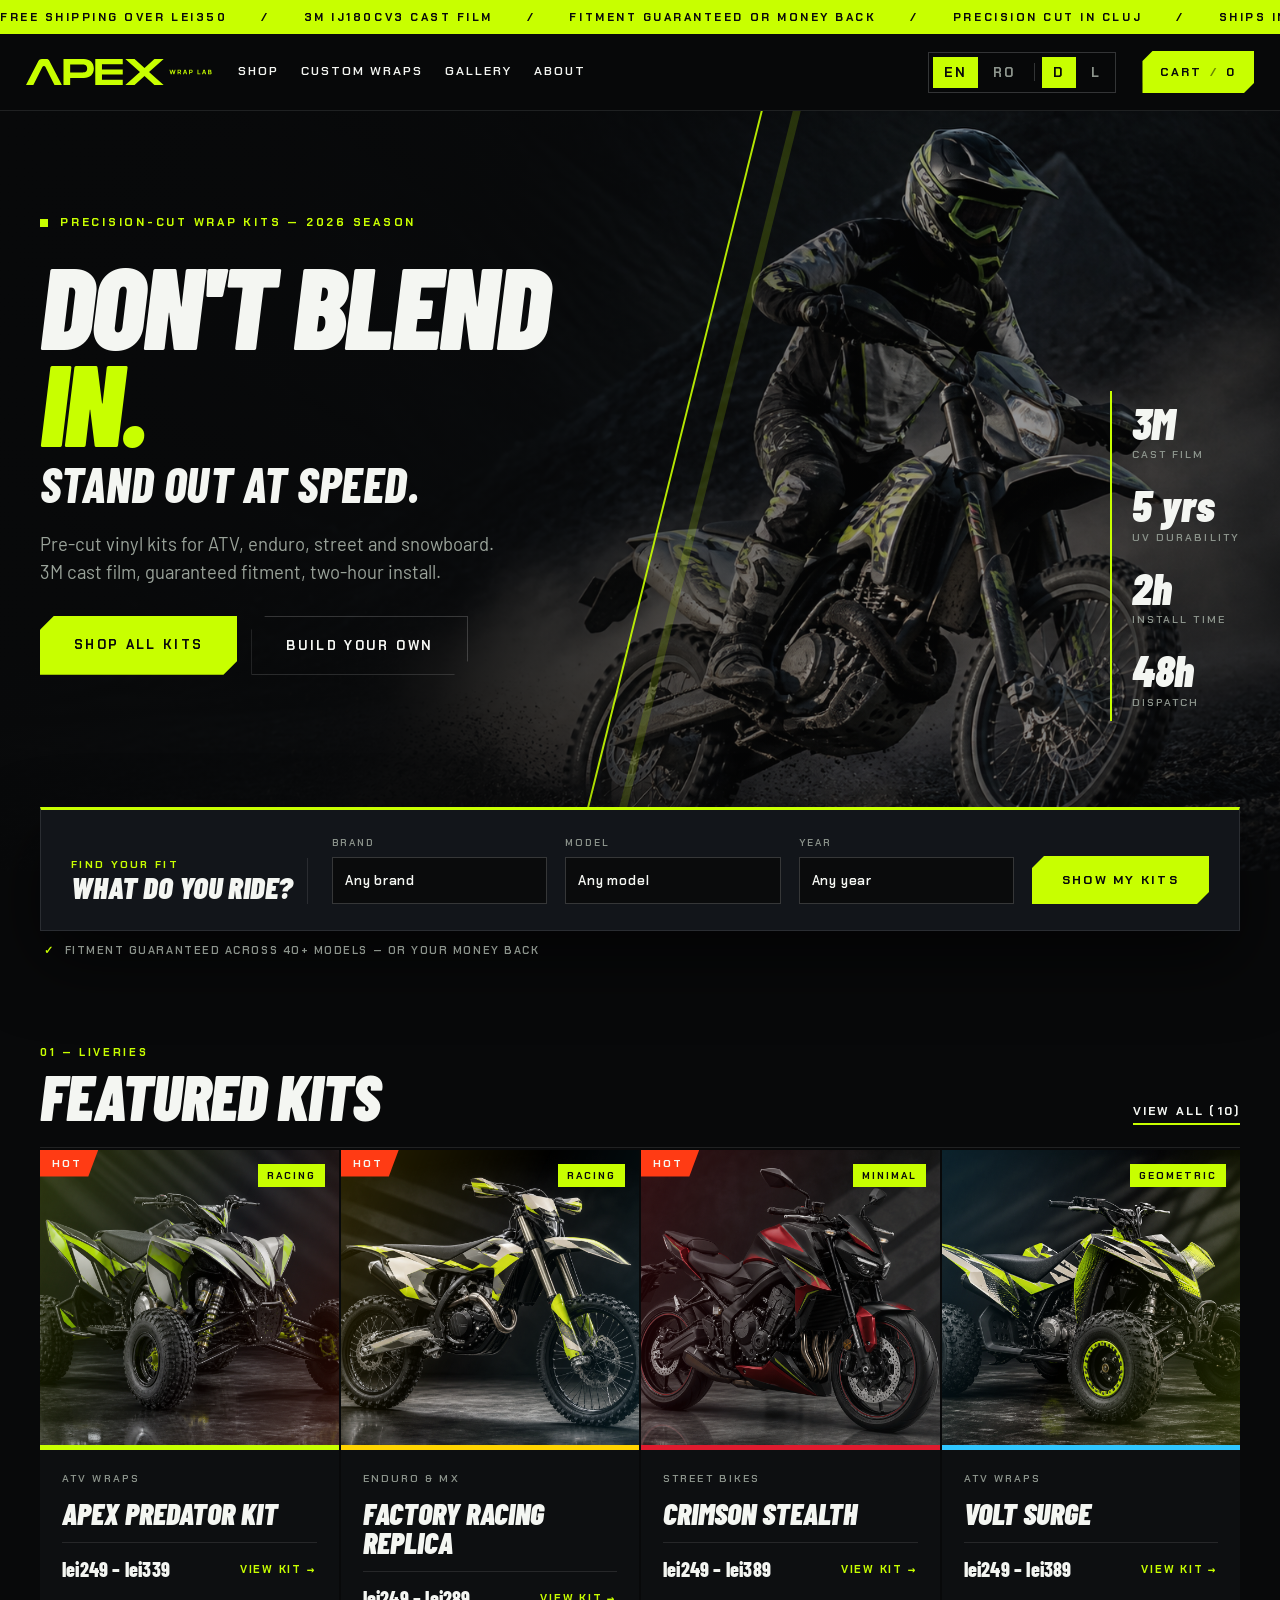
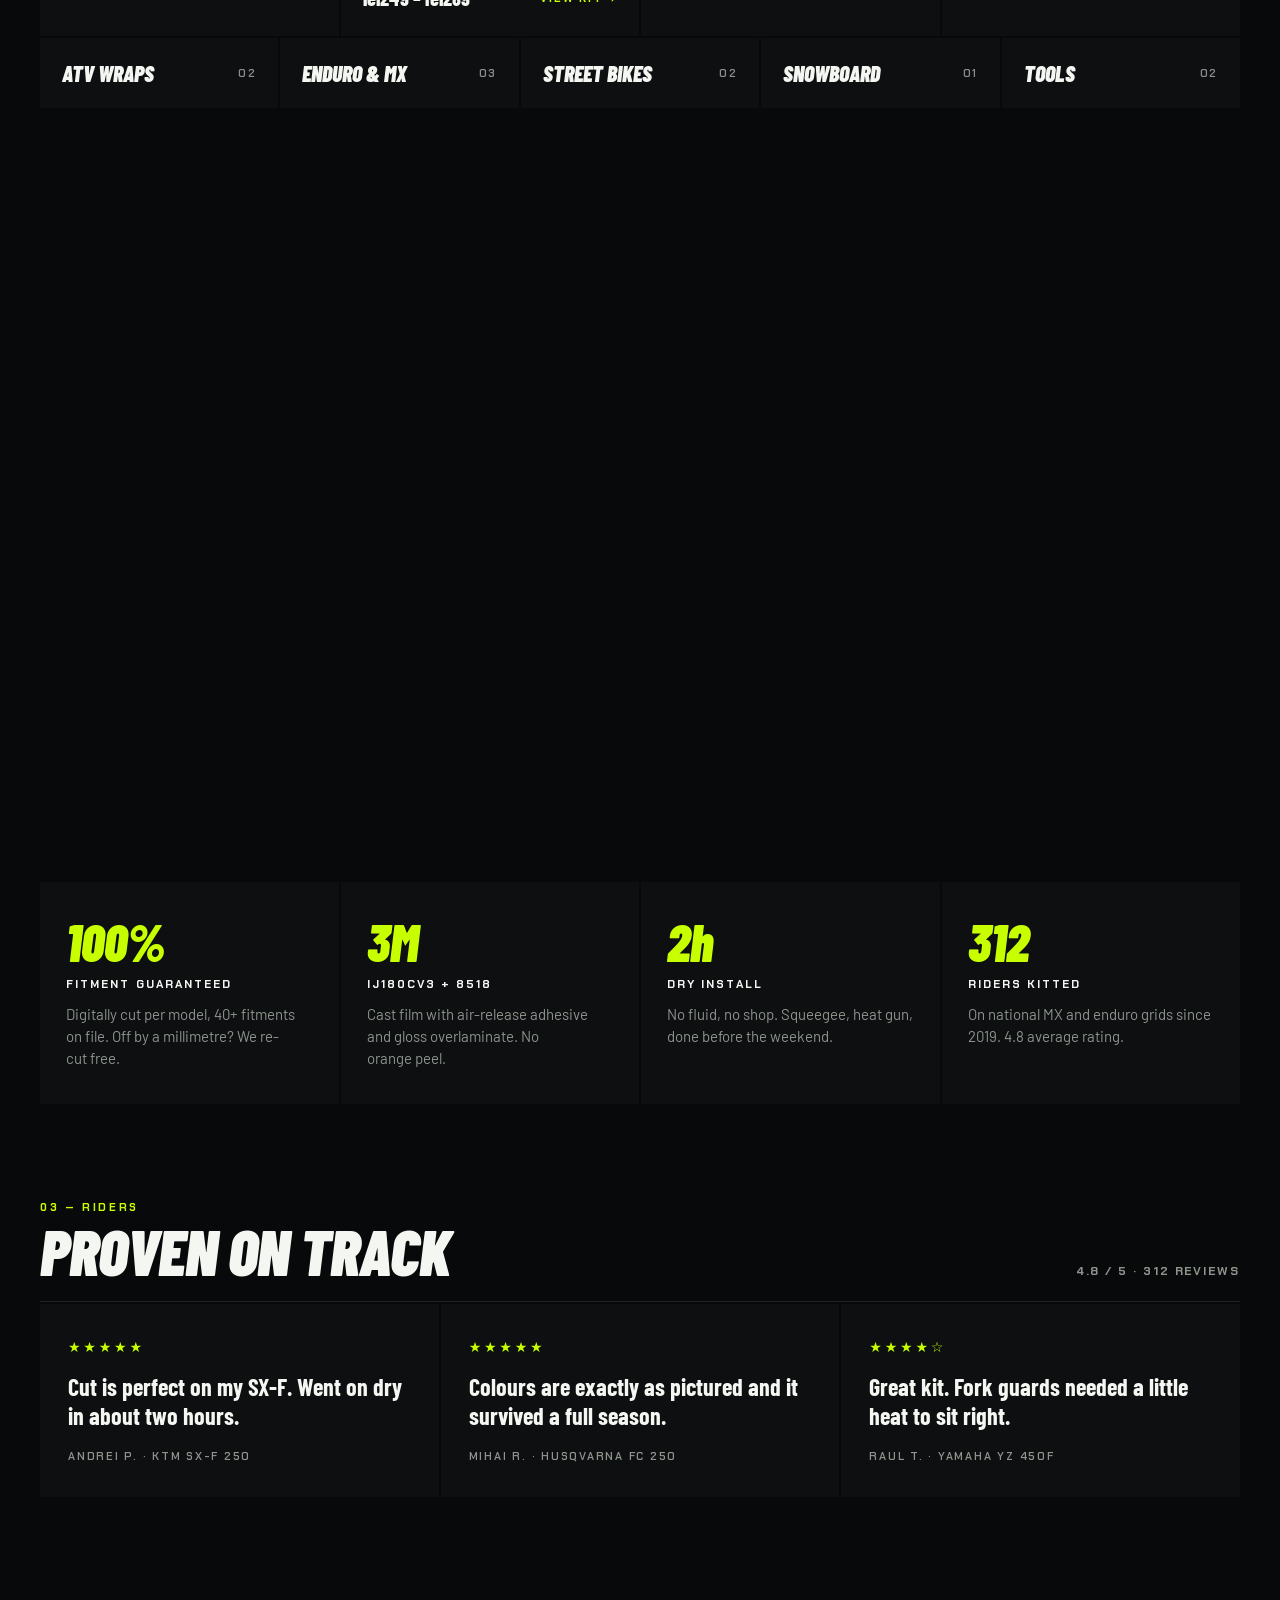
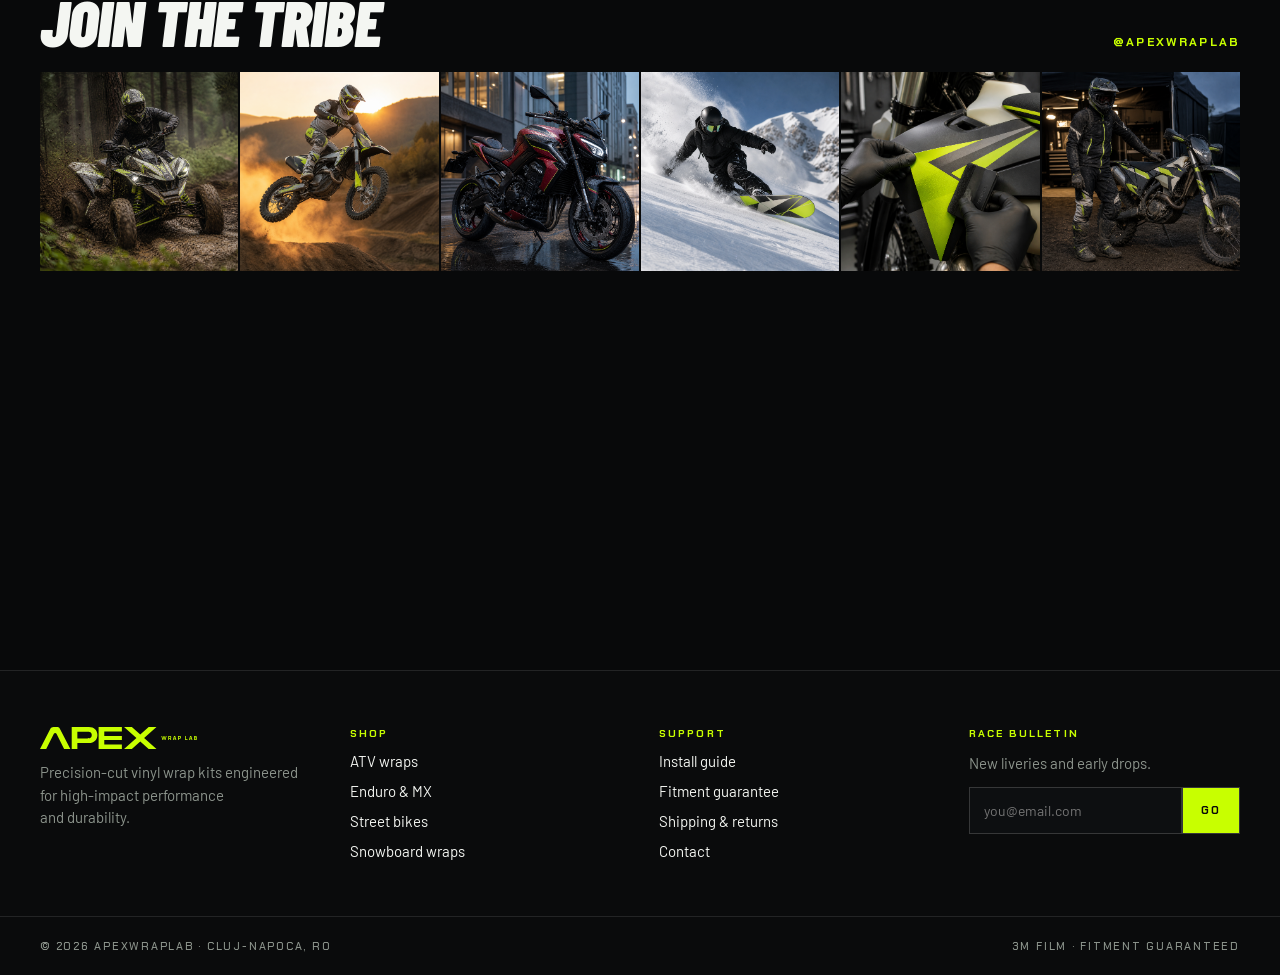
<file: index.html>
<!DOCTYPE html>
<html lang="en" data-theme="dark">
<head>
<meta charset="utf-8">
<meta name="viewport" content="width=device-width, initial-scale=1">
<title>ApexWrapLab — Precision-cut vinyl wrap kits</title>
<meta name="description" content="Pre-cut vinyl wrap kits for ATV, enduro, street and snowboard. 3M cast film, guaranteed fitment, two-hour install. Cluj-Napoca, RO.">
<link rel="preconnect" href="https://fonts.googleapis.com">
<link rel="preconnect" href="https://fonts.gstatic.com" crossorigin>
<link href="https://fonts.googleapis.com/css2?family=Barlow+Condensed:ital,wght@0,600;0,700;0,800;0,900;1,800;1,900&family=Barlow:wght@400;500;600&family=Chakra+Petch:wght@500;600;700&display=swap" rel="stylesheet">
<link rel="stylesheet" href="apex.css">
</head>
<body>

<div class="ticker" aria-hidden="true">
  <div class="ticker__track">
    <div class="ticker__set">
      <span data-ro="Livrare gratuită peste 350 lei">Free shipping over lei350</span><span>/</span>
      <span data-ro="Peliculă turnată 3M IJ180Cv3">3M IJ180Cv3 cast film</span><span>/</span>
      <span data-ro="Potrivire garantată sau bani înapoi">Fitment guaranteed or money back</span><span>/</span>
      <span data-ro="Tăiere de precizie în Cluj">Precision cut in Cluj</span><span>/</span>
      <span data-ro="Expediere în 48h">Ships in 48h</span><span>/</span>
    </div>
    <div class="ticker__set">
      <span data-ro="Livrare gratuită peste 350 lei">Free shipping over lei350</span><span>/</span>
      <span data-ro="Peliculă turnată 3M IJ180Cv3">3M IJ180Cv3 cast film</span><span>/</span>
      <span data-ro="Potrivire garantată sau bani înapoi">Fitment guaranteed or money back</span><span>/</span>
      <span data-ro="Tăiere de precizie în Cluj">Precision cut in Cluj</span><span>/</span>
      <span data-ro="Expediere în 48h">Ships in 48h</span><span>/</span>
    </div>
  </div>
</div>

<header class="hdr">
  <div class="hdr__in">
    <a href="#top" class="brand" rel="home" aria-label="ApexWrapLab — home">
      <svg class="brand__logo" viewBox="0 0 698.88 97.9" fill="currentColor" aria-hidden="true" focusable="false"><path d="M38.18,77.06l-10.49,20.84H0L46.19,8.34c2.64-5.12,7.92-8.34,13.69-8.34h17.41c4.42,0,8.47,2.46,10.49,6.39l47.33,91.52h-27.83l-10.49-20.84M96.78,77.06l-23.36-46.72c-2.42-4.84-9.33-4.85-11.76-.01l-23.48,46.73"/><path d="M255.53,35.94c0,21.82-15.25,35.8-37.48,35.8h-51.75v26.15h-25.18V0h76.92c22.24,0,37.48,14.13,37.48,35.94ZM230.35,35.94c0-14.83-11.75-14.83-19.3-14.83h-44.76v29.51h44.76c7.55,0,19.3,0,19.3-14.69Z"/><path d="M286.03,20v19.86h78.32v18.18h-78.32v19.86h78.32v20h-103.5V0h103.5v20h-78.32Z"/><path d="M429.16,48.95L374.06,0h34.69l37.48,33.57L483.57,0h34.83l-55.11,48.95,55.11,48.95h-34.83l-37.34-33.57-37.48,33.57h-34.69l55.11-48.95Z"/><path d="M545.12,57.68l-5.12-17.46h3.47l3.27,12,3.27-11.98,3.47-.02,3.27,12,3.27-12h3.47l-5.12,17.46h-3.25l-3.38-11.78-3.38,11.78h-3.25Z"/><path d="M570.77,57.68v-17.46h7.37c.17,0,.4,0,.68.02.29.01.54.04.77.08,1.04.16,1.9.51,2.56,1.03.67.53,1.16,1.19,1.47,1.98s.47,1.68.47,2.66c0,1.46-.36,2.71-1.09,3.75-.73,1.04-1.87,1.68-3.42,1.92l-1.45.1h-4.07v5.92h-3.3ZM574.07,48.68h3.93c.17,0,.36,0,.56-.02.2-.02.39-.05.56-.1.44-.12.79-.33,1.03-.61.24-.29.41-.61.5-.96s.14-.69.14-1-.05-.65-.14-1-.26-.67-.5-.96-.59-.49-1.03-.61c-.17-.05-.36-.08-.56-.1-.2-.02-.39-.02-.56-.02h-3.93v5.38ZM580.61,57.68l-3.44-7.1,3.39-.65,3.78,7.76h-3.73Z"/><path d="M591.14,57.68l5.33-17.46h4.92l5.33,17.46h-3.39l-4.75-15.4h.63l-4.68,15.4h-3.39ZM594.34,54.04v-3.08h9.21v3.08h-9.21Z"/><path d="M614.24,57.68v-17.46h7.37c.17,0,.4,0,.69.02.29.01.54.04.77.08,1.04.16,1.9.51,2.56,1.03.67.53,1.16,1.19,1.47,1.98.32.8.47,1.68.47,2.66s-.16,1.86-.48,2.66c-.32.8-.81,1.46-1.48,1.98s-1.52.87-2.55,1.03c-.23.03-.49.06-.78.07-.29.02-.52.02-.68.02h-4.07v5.92h-3.3ZM617.54,48.68h3.93c.17,0,.36,0,.56-.02.2-.02.39-.05.56-.1.44-.12.79-.33,1.03-.61.24-.29.41-.61.5-.96.09-.35.14-.69.14-1s-.05-.65-.14-1c-.09-.35-.26-.67-.5-.96-.24-.29-.59-.49-1.03-.61-.17-.05-.36-.08-.56-.1-.2-.02-.39-.02-.56-.02h-3.93v5.38Z"/><path d="M645.76,57.68v-17.46h3.3v14.38h7.52v3.08h-10.81Z"/><path d="M662.75,57.68l5.33-17.46h4.92l5.33,17.46h-3.39l-4.75-15.4h.63l-4.68,15.4h-3.39ZM665.95,54.04v-3.08h9.21v3.08h-9.21Z"/><path d="M685.86,57.68v-17.46h6.98c1.24,0,2.25.25,3.02.75.77.5,1.33,1.12,1.69,1.87.36.75.53,1.51.53,2.28,0,.98-.22,1.79-.66,2.44-.44.65-1.04,1.08-1.81,1.3v-.61c1.09.23,1.91.73,2.45,1.51.55.78.82,1.66.82,2.63,0,1.04-.19,1.96-.58,2.75s-.97,1.41-1.75,1.86-1.77.67-2.96.67h-7.73ZM689.2,47.04h3.59c.37,0,.7-.06.99-.19.29-.13.52-.33.69-.6.17-.27.25-.62.25-1.05,0-.53-.17-.98-.5-1.34-.33-.36-.81-.55-1.44-.55h-3.59v3.73ZM689.2,54.58h4.05c.44,0,.84-.09,1.19-.28.35-.19.62-.46.82-.8.2-.34.3-.75.3-1.22,0-.41-.08-.78-.25-1.1-.17-.32-.43-.58-.77-.77s-.77-.29-1.28-.29h-4.05v4.46Z"/></svg>
    </a>
    <nav class="nav" aria-label="Primary">
      <a href="shop.html" data-ro="Magazin">Shop</a>
      <a href="#custom" data-ro="Wrap personalizat">Custom wraps</a>
      <a href="#grid" data-ro="Galerie">Gallery</a>
      <a href="#spec" data-ro="Despre">About</a>
    </nav>
    <div style="flex:1"></div>
    <div class="toggles">
      <button type="button" data-lang="en" aria-pressed="true">EN</button>
      <button type="button" data-lang="ro" aria-pressed="false">RO</button>
      <span class="toggles__sep"></span>
      <button type="button" data-theme-set="dark" title="Dark theme" aria-pressed="true">D</button>
      <button type="button" data-theme-set="light" title="Light theme" aria-pressed="false">L</button>
    </div>
    <a href="#kits" class="cart clip-sm">
      <span data-ro="Coș">Cart</span><span style="opacity:.5">/</span><span>0</span>
    </a>
  </div>
</header>

<section id="top" class="hero">
  <div class="slot"><img src="images/hero-livery.png" alt="" onerror="this.remove()"></div>
  <div class="hero__scrim"></div>
  <div class="hero__slash"></div>
  <div class="hero__slash2"></div>

  <div class="hero__in">
    <div class="hero__col">
      <div class="eyebrow" data-reveal>
        <span class="pulse"></span>
        <span data-ro="Kituri de wrap decupate de precizie — sezonul 2026">Precision-cut wrap kits — 2026 season</span>
      </div>
      <h1 data-reveal>
        <span data-ro="Nu ieși">Don't blend</span>
        <span class="acid" data-ro="în decor.">in.</span>
        <span class="sub" data-ro="Ieși în față.">Stand out at speed.</span>
      </h1>
      <p data-reveal data-ro="Kituri de vinil pre-decupate pentru ATV, enduro, stradă și snowboard. Peliculă turnată 3M, potrivire garantată, montaj în două ore.">Pre-cut vinyl kits for ATV, enduro, street and snowboard. 3M cast film, guaranteed fitment, two-hour install.</p>
      <div class="btns" data-reveal>
        <a href="#kits" class="btn btn--acid clip" data-ro="Vezi toate kiturile">Shop all kits</a>
        <a href="#custom" class="btn btn--ghost clip" data-ro="Configurează al tău">Build your own</a>
      </div>
    </div>
  </div>

  <div class="hero__stats" id="heroStats"></div>
</section>

<section class="wrap finder">
  <div class="finder__card">
    <div class="finder__lead">
      <div class="k" data-ro="Găsește potrivirea">Find your fit</div>
      <div class="t" data-ro="Ce conduci?">What do you ride?</div>
    </div>
    <label class="field">
      <span data-ro="Marcă">Brand</span>
      <select id="selMake"></select>
    </label>
    <label class="field">
      <span data-ro="Model">Model</span>
      <select id="selModel"></select>
    </label>
    <label class="field" style="min-width:130px">
      <span data-ro="An">Year</span>
      <select id="selYear"></select>
    </label>
    <button type="button" class="finder__go clip-md" id="btnFit" data-ro="Arată kiturile mele">Show my kits</button>
  </div>
  <div class="finder__line"><span class="tick">✓</span><span id="fitLine"></span></div>
</section>

<section id="kits" class="wrap" style="padding-top:76px">
  <div class="head" data-reveal>
    <div>
      <div class="k" data-ro="01 — Livrele">01 — Liveries</div>
      <h2 data-ro="Kituri de top">Featured kits</h2>
    </div>
    <a href="shop.html" class="head__link" data-ro="Vezi toate (10)">View all (10)</a>
  </div>

  <div class="kits">
    <article class="kit" data-reveal>
      <div class="kit__shot">
        <div class="slot"><img src="images/kit-apex-predator.png" alt="ATV wrap — Apex Predator" onerror="this.remove()"></div>
        <div class="kit__livery" style="background:linear-gradient(115deg,rgba(200,255,0,.85) 0%,rgba(200,255,0,0) 52%,rgba(255,59,20,.75) 100%)"></div>
        <div class="kit__rule" style="background:var(--acid)"></div>
        <div class="kit__hot">Hot</div>
        <div class="kit__style">Racing</div>
      </div>
      <div class="kit__body">
        <div class="kit__cat">ATV Wraps</div>
        <h3>Apex Predator Kit</h3>
        <div class="kit__foot">
          <div class="kit__price">lei249 – lei339</div>
          <div class="kit__cta" data-ro="Vezi kitul →">View kit →</div>
        </div>
      </div>
    </article>

    <article class="kit" data-reveal>
      <div class="kit__shot">
        <div class="slot"><img src="images/kit-factory-replica.png" alt="Enduro wrap — Factory Replica" onerror="this.remove()"></div>
        <div class="kit__livery" style="background:linear-gradient(115deg,rgba(255,212,0,.8) 0%,rgba(255,212,0,0) 48%,rgba(47,199,255,.6) 100%)"></div>
        <div class="kit__rule" style="background:#FFD400"></div>
        <div class="kit__hot">Hot</div>
        <div class="kit__style">Racing</div>
      </div>
      <div class="kit__body">
        <div class="kit__cat">Enduro &amp; MX</div>
        <h3>Factory Racing Replica</h3>
        <div class="kit__foot">
          <div class="kit__price">lei249 – lei289</div>
          <div class="kit__cta" data-ro="Vezi kitul →">View kit →</div>
        </div>
      </div>
    </article>

    <article class="kit" data-reveal>
      <div class="kit__shot">
        <div class="slot"><img src="images/kit-crimson-stealth.png" alt="Street bike wrap — Crimson Stealth" onerror="this.remove()"></div>
        <div class="kit__livery" style="background:linear-gradient(115deg,rgba(224,27,46,.9) 0%,rgba(224,27,46,0) 55%,rgba(58,63,68,.8) 100%)"></div>
        <div class="kit__rule" style="background:#E01B2E"></div>
        <div class="kit__hot">Hot</div>
        <div class="kit__style">Minimal</div>
      </div>
      <div class="kit__body">
        <div class="kit__cat">Street Bikes</div>
        <h3>Crimson Stealth</h3>
        <div class="kit__foot">
          <div class="kit__price">lei249 – lei389</div>
          <div class="kit__cta" data-ro="Vezi kitul →">View kit →</div>
        </div>
      </div>
    </article>

    <article class="kit" data-reveal>
      <div class="kit__shot">
        <div class="slot"><img src="images/kit-volt-surge.png" alt="ATV wrap — Volt Surge" onerror="this.remove()"></div>
        <div class="kit__livery" style="background:linear-gradient(115deg,rgba(47,199,255,.75) 0%,rgba(47,199,255,0) 50%,rgba(200,255,0,.8) 100%)"></div>
        <div class="kit__rule" style="background:#2FC7FF"></div>
        <div class="kit__style">Geometric</div>
      </div>
      <div class="kit__body">
        <div class="kit__cat">ATV Wraps</div>
        <h3>Volt Surge</h3>
        <div class="kit__foot">
          <div class="kit__price">lei249 – lei389</div>
          <div class="kit__cta" data-ro="Vezi kitul →">View kit →</div>
        </div>
      </div>
    </article>
  </div>

  <div class="cats" data-reveal>
    <a href="shop.html" class="cat"><b data-ro="Wrap ATV">ATV wraps</b><span>02</span></a>
    <a href="shop.html" class="cat"><b>Enduro &amp; MX</b><span>03</span></a>
    <a href="shop.html" class="cat"><b data-ro="Motociclete stradă">Street bikes</b><span>02</span></a>
    <a href="shop.html" class="cat"><b>Snowboard</b><span>01</span></a>
    <a href="shop.html" class="cat"><b data-ro="Scule">Tools</b><span>02</span></a>
  </div>
</section>

<section id="custom" class="wrap" style="padding-top:96px">
  <div class="cfg" data-reveal>
    <div class="cfg__stage">
      <div class="slot"><img src="images/config-base.png" alt="" onerror="this.remove()"></div>
      <div class="cfg__overlay" id="cfgOverlay"></div>
      <div class="cfg__badge">
        <div class="k" data-ro="Previzualizare live">Live preview</div>
        <div class="t" id="cfgTitle"></div>
      </div>
    </div>
    <div class="cfg__panel">
      <div>
        <div class="k" style="font-family:'Chakra Petch',sans-serif;font-weight:700;font-size:11px;letter-spacing:.24em;text-transform:uppercase;color:var(--acid-ink);padding-bottom:10px">02 — Configurator</div>
        <h2 data-ro="Stilul tău,<br>regulile tale">Your style,<br>your rules</h2>
      </div>
      <div class="group">
        <span data-ro="Culoare de bază">Base colour</span>
        <div class="sw" id="swColor" role="group"></div>
      </div>
      <div class="group">
        <span data-ro="Grafică">Graphic style</span>
        <div class="seg" id="segPattern" role="group"></div>
      </div>
      <div class="group">
        <span data-ro="Finisaj">Finish</span>
        <div class="seg" id="segFinish" role="group"></div>
      </div>
      <div class="cfg__foot">
        <div>
          <div style="font-family:'Chakra Petch',sans-serif;font-weight:600;font-size:10px;letter-spacing:.2em;text-transform:uppercase;color:var(--muted)" data-ro="Preț estimat">Est. price</div>
          <div class="cfg__price" id="cfgPrice"></div>
        </div>
        <a href="#custom" class="cfg__cta clip-md" data-ro="Începe configurarea">Start customizing</a>
      </div>
    </div>
  </div>
</section>

<section id="spec" class="wrap" style="padding-top:96px">
  <div class="specs" data-reveal id="specs"></div>
</section>

<section class="wrap" style="padding-top:96px">
  <div class="head" data-reveal>
    <div>
      <div class="k" data-ro="03 — Piloți">03 — Riders</div>
      <h2 data-ro="Testat pe circuit">Proven on track</h2>
    </div>
    <div class="head__meta">4.8 / 5 · 312 <span data-ro="recenzii">reviews</span></div>
  </div>
  <div class="reviews">
    <figure class="review" data-reveal>
      <div class="stars">★★★★★</div>
      <blockquote data-ro="Tăierea e perfectă pe SX-F-ul meu. S-a montat uscat în vreo două ore.">Cut is perfect on my SX-F. Went on dry in about two hours.</blockquote>
      <figcaption>Andrei P. · KTM SX-F 250</figcaption>
    </figure>
    <figure class="review" data-reveal>
      <div class="stars">★★★★★</div>
      <blockquote data-ro="Culorile sunt exact ca în poze și a rezistat un sezon întreg.">Colours are exactly as pictured and it survived a full season.</blockquote>
      <figcaption>Mihai R. · Husqvarna FC 250</figcaption>
    </figure>
    <figure class="review" data-reveal>
      <div class="stars">★★★★☆</div>
      <blockquote data-ro="Kit foarte bun. Apărătoarele de furcă au avut nevoie de puțină căldură.">Great kit. Fork guards needed a little heat to sit right.</blockquote>
      <figcaption>Raul T. · Yamaha YZ 450F</figcaption>
    </figure>
  </div>
</section>

<section id="grid" class="wrap" style="padding-top:96px">
  <div class="head" data-reveal style="border-bottom:0">
    <h2 data-ro="Intră în trib">Join the tribe</h2>
    <div style="font-family:'Chakra Petch',sans-serif;font-weight:700;font-size:12px;letter-spacing:.18em;text-transform:uppercase;color:var(--acid-ink)">@apexwraplab</div>
  </div>
  <div class="grid" id="gallery"></div>
</section>

<section class="wrap" style="padding-top:96px">
  <div class="cta" data-reveal>
    <div class="cta__skew"></div>
    <div style="position:relative">
      <div class="k" data-ro="Ai un design în cap?">Got a design in mind?</div>
      <div class="t" data-ro="Îl tăiem pentru motocicleta ta.">We'll cut it for your bike.</div>
    </div>
    <a href="#custom" class="cta__btn" data-ro="Cere o ofertă">Request a quote</a>
  </div>
</section>

<footer class="ft">
  <div class="ft__in">
    <div class="ft__col">
      <div class="brand">
        <svg class="brand__logo brand__logo--sm" viewBox="0 0 698.88 97.9" fill="currentColor" aria-hidden="true" focusable="false"><path d="M38.18,77.06l-10.49,20.84H0L46.19,8.34c2.64-5.12,7.92-8.34,13.69-8.34h17.41c4.42,0,8.47,2.46,10.49,6.39l47.33,91.52h-27.83l-10.49-20.84M96.78,77.06l-23.36-46.72c-2.42-4.84-9.33-4.85-11.76-.01l-23.48,46.73"/><path d="M255.53,35.94c0,21.82-15.25,35.8-37.48,35.8h-51.75v26.15h-25.18V0h76.92c22.24,0,37.48,14.13,37.48,35.94ZM230.35,35.94c0-14.83-11.75-14.83-19.3-14.83h-44.76v29.51h44.76c7.55,0,19.3,0,19.3-14.69Z"/><path d="M286.03,20v19.86h78.32v18.18h-78.32v19.86h78.32v20h-103.5V0h103.5v20h-78.32Z"/><path d="M429.16,48.95L374.06,0h34.69l37.48,33.57L483.57,0h34.83l-55.11,48.95,55.11,48.95h-34.83l-37.34-33.57-37.48,33.57h-34.69l55.11-48.95Z"/><path d="M545.12,57.68l-5.12-17.46h3.47l3.27,12,3.27-11.98,3.47-.02,3.27,12,3.27-12h3.47l-5.12,17.46h-3.25l-3.38-11.78-3.38,11.78h-3.25Z"/><path d="M570.77,57.68v-17.46h7.37c.17,0,.4,0,.68.02.29.01.54.04.77.08,1.04.16,1.9.51,2.56,1.03.67.53,1.16,1.19,1.47,1.98s.47,1.68.47,2.66c0,1.46-.36,2.71-1.09,3.75-.73,1.04-1.87,1.68-3.42,1.92l-1.45.1h-4.07v5.92h-3.3ZM574.07,48.68h3.93c.17,0,.36,0,.56-.02.2-.02.39-.05.56-.1.44-.12.79-.33,1.03-.61.24-.29.41-.61.5-.96s.14-.69.14-1-.05-.65-.14-1-.26-.67-.5-.96-.59-.49-1.03-.61c-.17-.05-.36-.08-.56-.1-.2-.02-.39-.02-.56-.02h-3.93v5.38ZM580.61,57.68l-3.44-7.1,3.39-.65,3.78,7.76h-3.73Z"/><path d="M591.14,57.68l5.33-17.46h4.92l5.33,17.46h-3.39l-4.75-15.4h.63l-4.68,15.4h-3.39ZM594.34,54.04v-3.08h9.21v3.08h-9.21Z"/><path d="M614.24,57.68v-17.46h7.37c.17,0,.4,0,.69.02.29.01.54.04.77.08,1.04.16,1.9.51,2.56,1.03.67.53,1.16,1.19,1.47,1.98.32.8.47,1.68.47,2.66s-.16,1.86-.48,2.66c-.32.8-.81,1.46-1.48,1.98s-1.52.87-2.55,1.03c-.23.03-.49.06-.78.07-.29.02-.52.02-.68.02h-4.07v5.92h-3.3ZM617.54,48.68h3.93c.17,0,.36,0,.56-.02.2-.02.39-.05.56-.1.44-.12.79-.33,1.03-.61.24-.29.41-.61.5-.96.09-.35.14-.69.14-1s-.05-.65-.14-1c-.09-.35-.26-.67-.5-.96-.24-.29-.59-.49-1.03-.61-.17-.05-.36-.08-.56-.1-.2-.02-.39-.02-.56-.02h-3.93v5.38Z"/><path d="M645.76,57.68v-17.46h3.3v14.38h7.52v3.08h-10.81Z"/><path d="M662.75,57.68l5.33-17.46h4.92l5.33,17.46h-3.39l-4.75-15.4h.63l-4.68,15.4h-3.39ZM665.95,54.04v-3.08h9.21v3.08h-9.21Z"/><path d="M685.86,57.68v-17.46h6.98c1.24,0,2.25.25,3.02.75.77.5,1.33,1.12,1.69,1.87.36.75.53,1.51.53,2.28,0,.98-.22,1.79-.66,2.44-.44.65-1.04,1.08-1.81,1.3v-.61c1.09.23,1.91.73,2.45,1.51.55.78.82,1.66.82,2.63,0,1.04-.19,1.96-.58,2.75s-.97,1.41-1.75,1.86-1.77.67-2.96.67h-7.73ZM689.2,47.04h3.59c.37,0,.7-.06.99-.19.29-.13.52-.33.69-.6.17-.27.25-.62.25-1.05,0-.53-.17-.98-.5-1.34-.33-.36-.81-.55-1.44-.55h-3.59v3.73ZM689.2,54.58h4.05c.44,0,.84-.09,1.19-.28.35-.19.62-.46.82-.8.2-.34.3-.75.3-1.22,0-.41-.08-.78-.25-1.1-.17-.32-.43-.58-.77-.77s-.77-.29-1.28-.29h-4.05v4.46Z"/></svg>
      </div>
      <p style="max-width:280px" data-ro="Kituri de vinil decupate de precizie, proiectate pentru impact și durabilitate.">Precision-cut vinyl wrap kits engineered for high-impact performance and durability.</p>
    </div>
    <div class="ft__col">
      <div class="ft__h" data-ro="Magazin">Shop</div>
      <a href="shop.html" data-ro="Wrap ATV">ATV wraps</a>
      <a href="shop.html">Enduro &amp; MX</a>
      <a href="shop.html" data-ro="Motociclete stradă">Street bikes</a>
      <a href="shop.html" data-ro="Wrap snowboard">Snowboard wraps</a>
    </div>
    <div class="ft__col">
      <div class="ft__h" data-ro="Ajutor">Support</div>
      <a href="#spec" data-ro="Ghid de montaj">Install guide</a>
      <a href="#spec" data-ro="Potrivire garantată">Fitment guarantee</a>
      <a href="#spec" data-ro="Livrare &amp; retur">Shipping &amp; returns</a>
      <a href="#spec" data-ro="Contact">Contact</a>
    </div>
    <div class="ft__col">
      <div class="ft__h" data-ro="Buletin de cursă">Race bulletin</div>
      <p data-ro="Livrele noi și avanpremiere.">New liveries and early drops.</p>
      <form class="ft__sub" onsubmit="return false">
        <input type="email" placeholder="you@email.com" aria-label="Email">
        <button type="submit">Go</button>
      </form>
    </div>
  </div>
  <div class="ft__bar">
    <div>
      <span>© 2026 ApexWrapLab · Cluj-Napoca, RO</span>
      <span data-ro="Peliculă 3M · Potrivire garantată">3M film · Fitment guaranteed</span>
    </div>
  </div>
</footer>

<script>
(function () {
  "use strict";

  /* ---- data, lifted verbatim from the canvas DCLogic class ---- */
  var MODELS = {
    'Any brand': ['Any model'],
    'Can-Am': ['Any model', 'Outlander 650', 'Renegade 1000'],
    'Honda': ['Any model', 'CRF 250R', 'CBR 650R', 'TRX 450R'],
    'Husqvarna': ['Any model', 'FC 250', 'TE 300'],
    'KTM': ['Any model', 'SX-F 250', 'EXC 300', 'Duke 890'],
    'Yamaha': ['Any model', 'YZ 450F', 'MT-07', 'Raptor 700']
  };
  var MAKES = ['Any brand', 'Can-Am', 'Honda', 'Husqvarna', 'KTM', 'Yamaha'];
  var YEARS = ['Any year', '2024', '2023', '2022', '2021', '2020', '2019'];

  var COLORWAYS = [
    { n: 'Volt', hex: 'var(--acid)', raw: '#C8FF00' },
    { n: 'Podium Yellow', hex: '#FFD400', raw: '#FFD400' },
    { n: 'Crimson', hex: '#E01B2E', raw: '#E01B2E' },
    { n: 'Ice Blue', hex: '#2FC7FF', raw: '#2FC7FF' },
    { n: 'Stealth', hex: '#3A3F44', raw: '#3A3F44' }
  ];
  var PATTERNS = [
    { n: 'Racing', ro: 'Racing', a: 0.55 },
    { n: 'Geometric', ro: 'Geometric', a: 0.5 },
    { n: 'Camo', ro: 'Camo', a: 0.45 },
    { n: 'Minimal', ro: 'Minimal', a: 0.3 }
  ];
  var FINISHES = [
    { n: 'Gloss', ro: 'Lucios', add: 0 },
    { n: 'Matte', ro: 'Mat', add: 30 },
    { n: 'Carbon', ro: 'Carbon', add: 60 }
  ];

  var HERO_STATS = [
    { n: '3M', en: 'Cast film', ro: 'Peliculă turnată' },
    { n: '5', enN: '5 yrs', roN: '5 ani', en: 'UV durability', ro: 'Rezistență UV' },
    { n: '2h', en: 'Install time', ro: 'Timp de montaj' },
    { n: '48h', en: 'Dispatch', ro: 'Expediere' }
  ];

  var SPECS = [
    { k: '100%', tEn: 'Fitment guaranteed', tRo: 'Potrivire garantată',
      dEn: 'Digitally cut per model, 40+ fitments on file. Off by a millimetre? We re-cut free.',
      dRo: 'Tăiat digital pe 40+ modele. Nu se potrivește? Retăiem gratuit.' },
    { k: '3M', tEn: 'IJ180Cv3 + 8518', tRo: 'IJ180Cv3 + 8518',
      dEn: 'Cast film with air-release adhesive and gloss overlaminate. No orange peel.',
      dRo: 'Peliculă turnată cu adeziv cu canale de aer și lac gloss.' },
    { k: '2h', tEn: 'Dry install', tRo: 'Montaj uscat',
      dEn: 'No fluid, no shop. Squeegee, heat gun, done before the weekend.',
      dRo: 'Fără fluid. Racletă, pistol cu aer cald, gata înainte de weekend.' },
    { k: '312', tEn: 'Riders kitted', tRo: 'Piloți echipați',
      dEn: 'On national MX and enduro grids since 2019. 4.8 average rating.',
      dRo: 'Kituri pe grilele naționale de MX și enduro din 2019.' }
  ];

  /* ---- state ---- */
  var state = {
    lang: 'en', theme: 'dark',
    make: 'Any brand', model: 'Any model', year: 'Any year',
    fitHits: null, color: 0, pattern: 1, finish: 0
  };

  var $ = function (s) { return document.querySelector(s); };

  /* ---- language: same data-ro swap the canvas used ---- */
  function applyLang() {
    var ro = state.lang === 'ro';
    document.documentElement.lang = ro ? 'ro' : 'en';
    var els = document.querySelectorAll('[data-ro]');
    for (var i = 0; i < els.length; i++) {
      var el = els[i];
      if (!el.dataset.enCache) el.dataset.enCache = el.innerHTML;
      var want = ro ? el.getAttribute('data-ro') : el.dataset.enCache;
      if (el.innerHTML !== want) el.innerHTML = want;
    }
    renderHeroStats();
    renderSpecs();
    renderConfig();
    renderFitLine();
  }

  function renderHeroStats() {
    var ro = state.lang === 'ro';
    $('#heroStats').innerHTML = HERO_STATS.map(function (s) {
      var num = s.enN ? (ro ? s.roN : s.enN) : s.n;
      return '<div class="hero__stat"><b>' + num + '</b><span>' + (ro ? s.ro : s.en) + '</span></div>';
    }).join('');
  }

  function renderSpecs() {
    var ro = state.lang === 'ro';
    $('#specs').innerHTML = SPECS.map(function (s) {
      return '<div class="spec"><div class="k">' + s.k + '</div>' +
             '<div class="t">' + (ro ? s.tRo : s.tEn) + '</div>' +
             '<div class="d">' + (ro ? s.dRo : s.dEn) + '</div></div>';
    }).join('');
  }

  /* ---- fit finder ---- */
  function fillSelect(sel, list, val) {
    sel.innerHTML = list.map(function (v) {
      return '<option value="' + v + '"' + (v === val ? ' selected' : '') + '>' + v + '</option>';
    }).join('');
  }

  function renderFitLine() {
    var ro = state.lang === 'ro';
    var out;
    if (state.fitHits === null) {
      out = ro ? 'Potrivire garantată pe 40+ modele — sau banii înapoi'
               : 'Fitment guaranteed across 40+ models — or your money back';
    } else {
      var parts = [state.make, state.model, state.year].filter(function (v) {
        return String(v).indexOf('Any') !== 0;
      }).join(' · ');
      out = ro ? state.fitHits + ' kituri se potrivesc pe ' + parts
               : state.fitHits + ' kits fit ' + (parts || 'every ride');
    }
    $('#fitLine').textContent = out;
  }

  function initFinder() {
    var mk = $('#selMake'), md = $('#selModel'), yr = $('#selYear');
    fillSelect(mk, MAKES, state.make);
    fillSelect(md, MODELS[state.make], state.model);
    fillSelect(yr, YEARS, state.year);

    mk.addEventListener('change', function (e) {
      state.make = e.target.value; state.model = 'Any model'; state.fitHits = null;
      fillSelect(md, MODELS[state.make] || ['Any model'], state.model);
      renderFitLine();
    });
    md.addEventListener('change', function (e) {
      state.model = e.target.value; state.fitHits = null; renderFitLine();
    });
    yr.addEventListener('change', function (e) {
      state.year = e.target.value; state.fitHits = null; renderFitLine();
    });
    $('#btnFit').addEventListener('click', function () {
      state.fitHits = String(state.make).indexOf('Any') === 0
        ? 10
        : (String(state.model).indexOf('Any') === 0 ? 4 : 2);
      renderFitLine();
      document.getElementById('kits').scrollIntoView({ behavior: 'smooth', block: 'start' });
    });
    renderFitLine();
  }

  /* ---- configurator ---- */
  function patternBackground(colour, name) {
    var c = colour;
    if (name === 'Racing') {
      return 'linear-gradient(112deg,' + c + ' 0%,' + c + ' 30%,rgba(0,0,0,0) 31%,rgba(0,0,0,0) 40%,' + c + ' 41%,' + c + ' 52%,rgba(0,0,0,0) 53%)';
    }
    if (name === 'Geometric') {
      return 'repeating-linear-gradient(58deg,' + c + ' 0 26px,rgba(0,0,0,0) 26px 62px)';
    }
    if (name === 'Camo') {
      return 'radial-gradient(60% 45% at 25% 30%,' + c + ' 0 42%,rgba(0,0,0,0) 43%),' +
             'radial-gradient(50% 40% at 70% 65%,' + c + ' 0 45%,rgba(0,0,0,0) 46%),' +
             'radial-gradient(45% 35% at 48% 12%,' + c + ' 0 45%,rgba(0,0,0,0) 46%)';
    }
    return 'linear-gradient(180deg,rgba(0,0,0,0) 62%,' + c + ' 62.5%)';
  }

  function renderConfig() {
    var ro = state.lang === 'ro';
    var cw = COLORWAYS[state.color], pt = PATTERNS[state.pattern], fn = FINISHES[state.finish];

    $('#swColor').innerHTML = COLORWAYS.map(function (c, i) {
      return '<button type="button" title="' + c.n + '" aria-label="' + c.n + '"' +
             ' aria-pressed="' + (i === state.color) + '"' +
             ' data-color="' + i + '" style="background:' + c.hex + '"></button>';
    }).join('');

    $('#segPattern').innerHTML = PATTERNS.map(function (p, i) {
      return '<button type="button" aria-pressed="' + (i === state.pattern) + '" data-pattern="' + i + '">' +
             (ro ? p.ro : p.n) + '</button>';
    }).join('');

    $('#segFinish').innerHTML = FINISHES.map(function (f, i) {
      return '<button type="button" aria-pressed="' + (i === state.finish) + '" data-finish="' + i + '">' +
             (ro ? f.ro : f.n) + '</button>';
    }).join('');

    var ov = $('#cfgOverlay');
    ov.style.backgroundImage = patternBackground(cw.raw, pt.n);
    ov.style.opacity = pt.a;
    ov.style.mixBlendMode = state.theme === 'light'
      ? (fn.n === 'Carbon' ? 'darken' : 'multiply')
      : (fn.n === 'Matte' ? 'soft-light' : (fn.n === 'Carbon' ? 'overlay' : 'screen'));
    ov.style.filter = fn.n === 'Carbon' ? 'contrast(1.3) saturate(.7)' : 'none';

    $('#cfgTitle').textContent = cw.n + ' · ' + (ro ? pt.ro : pt.n) + ' · ' + (ro ? fn.ro : fn.n);
    $('#cfgPrice').textContent = 'lei' + (249 + fn.add + (state.pattern === 3 ? 0 : 20));
  }

  function initConfig() {
    $('#custom').addEventListener('click', function (e) {
      var b = e.target.closest('button[data-color],button[data-pattern],button[data-finish]');
      if (!b) return;
      if (b.dataset.color !== undefined) state.color = +b.dataset.color;
      else if (b.dataset.pattern !== undefined) state.pattern = +b.dataset.pattern;
      else state.finish = +b.dataset.finish;
      renderConfig();
    });
    renderConfig();
  }

  /* ---- gallery ---- */
  function renderGallery() {
    var out = '';
    for (var i = 1; i <= 6; i++) {
      out += '<div class="grid__cell"><div class="slot">' +
             '<img src="images/ig-' + i + '.png" alt="Rider photo ' + i + '" loading="lazy" onerror="this.remove()">' +
             '</div></div>';
    }
    $('#gallery').innerHTML = out;
  }

  /* ---- theme + language toggles ---- */
  function syncToggles() {
    document.querySelectorAll('[data-lang]').forEach(function (b) {
      b.setAttribute('aria-pressed', String(b.dataset.lang === state.lang));
    });
    document.querySelectorAll('[data-theme-set]').forEach(function (b) {
      b.setAttribute('aria-pressed', String(b.dataset.themeSet === state.theme));
    });
    document.documentElement.setAttribute('data-theme', state.theme);
  }

  function initToggles() {
    document.querySelector('.toggles').addEventListener('click', function (e) {
      var b = e.target.closest('button');
      if (!b) return;
      if (b.dataset.lang) { state.lang = b.dataset.lang; syncToggles(); applyLang(); }
      else if (b.dataset.themeSet) { state.theme = b.dataset.themeSet; syncToggles(); renderConfig(); }
      try { localStorage.setItem('apx', JSON.stringify({ lang: state.lang, theme: state.theme })); } catch (err) {}
    });
  }

  function restore() {
    try {
      var s = JSON.parse(localStorage.getItem('apx') || '{}');
      if (s.lang === 'ro' || s.lang === 'en') state.lang = s.lang;
      if (s.theme === 'light' || s.theme === 'dark') state.theme = s.theme;
    } catch (err) {}
  }

  /* ---- scroll reveal ---- */
  function initReveal() {
    var els = Array.prototype.slice.call(document.querySelectorAll('[data-reveal]'));
    if (!('IntersectionObserver' in window)) {
      els.forEach(function (e) { e.classList.add('apx-in'); });
      return;
    }
    var io = new IntersectionObserver(function (entries) {
      entries.forEach(function (en) {
        if (en.isIntersecting) { en.target.classList.add('apx-in'); io.unobserve(en.target); }
      });
    }, { rootMargin: '0px 0px -8% 0px', threshold: 0.06 });
    els.forEach(function (e, i) {
      e.style.transitionDelay = (Math.min(i, 6) * 60) + 'ms';
      io.observe(e);
    });
    setTimeout(function () { els.forEach(function (e) { e.classList.add('apx-in'); }); }, 2500);
  }

  restore();
  syncToggles();
  renderGallery();
  initFinder();
  initConfig();
  initToggles();
  applyLang();
  initReveal();
})();
</script>
</body>
</html>
</file>
<file: apex.css>
/* ---------------------------------------------------------------
   ApexWrapLab — home
   Ported from the "Apex Racing Livery Redesign" canvas (Apex Home.dc.html).
   The canvas ran on a React runtime (support.js) with {{ }} bindings,
   sc-for/sc-if and style-hover attributes; none of that ships here.
   Data is expanded inline, hover is real CSS, behaviour is vanilla JS.
   --------------------------------------------------------------- */

:root{
  --bg:#08090a; --deep:#0a0b0c; --panel:#0d0f11; --panel2:#12151a;
  --fg:#f4f6f2; --muted:#8c948c; --ink:#0a0b0a;
  --acid:#c8ff00; --acid-ink:#c8ff00; --hot:#ff3b14;
  --line:rgba(255,255,255,.1); --line2:rgba(255,255,255,.18);
  --headerbg:rgba(8,9,10,.86); --shadow:rgba(0,0,0,.6); --blend:screen;
  --hover-surface:#12151a; --hover-bg:#f4f6f2; --hover-fg:#0a0b0a;
  --scrim1:#08090a; --scrim2:rgba(8,9,10,.92); --scrim3:rgba(8,9,10,.35); --scrim4:rgba(8,9,10,.7);
}
[data-theme="light"]{
  --bg:#f1f2ee; --deep:#e6e8e1; --panel:#ffffff; --panel2:#ffffff;
  --fg:#0b0c0a; --muted:#5f665e;
  --acid-ink:#4d7300; --hot:#d81f08;
  --line:rgba(11,12,10,.14); --line2:rgba(11,12,10,.24);
  --headerbg:rgba(241,242,238,.88); --shadow:rgba(11,12,10,.16); --blend:multiply;
  --hover-surface:#e9ebe4; --hover-bg:#0b0c0a; --hover-fg:#f4f6f2;
  --scrim1:#f1f2ee; --scrim2:rgba(241,242,238,.9); --scrim3:rgba(241,242,238,.28); --scrim4:rgba(241,242,238,.66);
}

*{box-sizing:border-box}
html,body{margin:0;padding:0;background:var(--bg);color:var(--fg);
  font-family:'Barlow',system-ui,sans-serif;-webkit-font-smoothing:antialiased;
  transition:background-color .35s ease,color .35s ease;overflow-x:hidden}
a{color:var(--acid-ink);text-decoration:none}
::selection{background:var(--acid);color:var(--ink)}
select,button,input{font-family:inherit}
img{max-width:100%;display:block}

.cond{font-family:'Barlow Condensed',sans-serif;font-style:italic;font-weight:900;text-transform:uppercase}
.mono{font-family:'Chakra Petch',sans-serif;text-transform:uppercase}
.wrap{max-width:1400px;margin:0 auto;padding-left:40px;padding-right:40px}

/* clipped corner used on every primary action */
.clip{clip-path:polygon(14px 0,100% 0,100% calc(100% - 14px),calc(100% - 14px) 100%,0 100%,0 14px)}
.clip-sm{clip-path:polygon(10px 0,100% 0,100% calc(100% - 10px),calc(100% - 10px) 100%,0 100%,0 10px)}
.clip-md{clip-path:polygon(12px 0,100% 0,100% calc(100% - 12px),calc(100% - 12px) 100%,0 100%,0 12px)}

@keyframes apx-marquee{from{transform:translateX(0)}to{transform:translateX(-50%)}}
@keyframes apx-pulse{0%,100%{opacity:1}50%{opacity:.35}}
[data-reveal]{opacity:0;transform:translateY(22px);
  transition:opacity .7s cubic-bezier(.2,.7,.2,1),transform .7s cubic-bezier(.2,.7,.2,1)}
[data-reveal].apx-in{opacity:1;transform:none}
@media (prefers-reduced-motion:reduce){
  [data-reveal]{opacity:1;transform:none;transition:none}
  .ticker__track{animation:none}
  .pulse{animation:none}
}

/* ---- image slots: a designed gradient shows through if the file is absent -- */
.slot{position:absolute;inset:0;overflow:hidden;
  background:linear-gradient(135deg,var(--deep) 0%,var(--panel2) 46%,var(--deep) 100%)}
.slot::after{content:"";position:absolute;inset:0;
  background:repeating-linear-gradient(58deg,rgba(200,255,0,.05) 0 22px,rgba(0,0,0,0) 22px 54px)}
.slot img{position:relative;z-index:1;width:100%;height:100%;object-fit:cover}

/* ---- ticker ---- */
.ticker{display:flex;align-items:center;background:var(--acid);color:var(--ink);height:34px;overflow:hidden;position:relative}
.ticker__track{display:flex;width:max-content;animation:apx-marquee 26s linear infinite;will-change:transform}
.ticker__set{display:flex;align-items:center;gap:34px;flex:none;padding-right:34px;white-space:nowrap;
  font-family:'Chakra Petch',sans-serif;font-weight:700;font-size:11.5px;letter-spacing:.22em;text-transform:uppercase}

/* ---- header ---- */
.hdr{position:sticky;top:0;z-index:60;background:var(--headerbg);backdrop-filter:blur(14px);border-bottom:1px solid var(--line)}
.hdr__in{max-width:1400px;margin:0 auto;padding:10px 26px;min-height:76px;display:flex;flex-wrap:wrap;align-items:center;column-gap:26px;row-gap:8px}
.brand{display:flex;align-items:center;color:var(--acid-ink)}
/* Logo is inline SVG so it inherits .brand's colour and flips with the theme:
   --acid-ink is neon #c8ff00 on dark, and the legible olive on light.
   Height matches the old wordmark cap-height; width follows the 7.14:1 lockup. */
.brand__logo{display:block;height:26px;width:auto;fill:currentColor;transition:color .35s ease}
.brand__logo--sm{height:22px}
.brand:hover .brand__logo{color:var(--fg)}
.nav{display:flex;flex-wrap:wrap;align-items:center;column-gap:22px;row-gap:4px;white-space:nowrap;
  font-family:'Chakra Petch',sans-serif;font-weight:600;font-size:12.5px;letter-spacing:.16em;text-transform:uppercase}
.nav a{color:var(--fg);padding:6px 0;border-bottom:2px solid transparent;transition:border-color .2s ease,color .2s ease}
.nav a:hover{border-bottom-color:var(--acid-ink);color:var(--acid-ink)}
.toggles{flex:none;display:flex;align-items:center;gap:4px;border:1px solid var(--line2);padding:4px;
  font-family:'Chakra Petch',sans-serif;font-weight:700;font-size:11px;letter-spacing:.12em}
.toggles button{background:transparent;color:var(--muted);border:0;cursor:pointer;padding:7px 11px;font-weight:700;letter-spacing:.14em;transition:background .2s ease,color .2s ease}
.toggles button[aria-pressed="true"]{background:var(--acid);color:var(--ink)}
.toggles__sep{width:1px;height:18px;background:var(--line2);margin:0 3px}
.cart{flex:none;margin-left:auto;display:flex;align-items:center;gap:8px;background:var(--acid);color:var(--ink);
  padding:13px 18px;font-family:'Chakra Petch',sans-serif;font-weight:700;font-size:12px;letter-spacing:.16em;text-transform:uppercase;
  transition:background .2s ease,color .2s ease}
.cart:hover{background:var(--hover-bg);color:var(--hover-fg)}

/* ---- hero ---- */
.hero{position:relative;min-height:760px;display:flex;align-items:stretch;background:var(--deep);overflow:hidden}
.hero__scrim{position:absolute;inset:0;pointer-events:none;
  background:linear-gradient(100deg,var(--scrim1) 0%,var(--scrim2) 38%,var(--scrim3) 68%,var(--scrim4) 100%);z-index:2}
.hero__slash{position:absolute;top:0;bottom:0;left:52%;width:2px;background:var(--acid);transform:skewX(-14deg);opacity:.9;pointer-events:none;z-index:3}
.hero__slash2{position:absolute;top:0;bottom:0;left:54.5%;width:8px;background:var(--acid);transform:skewX(-14deg);opacity:.16;pointer-events:none;z-index:3}
.hero__in{position:relative;max-width:1400px;margin:0 auto;padding:104px 40px 0;width:100%;pointer-events:none;z-index:4}
.hero__col{max-width:720px;display:flex;flex-direction:column;gap:26px;align-items:flex-start}
.eyebrow{display:flex;align-items:center;gap:12px;font-family:'Chakra Petch',sans-serif;font-weight:700;font-size:11.5px;
  letter-spacing:.24em;text-transform:uppercase;color:var(--acid-ink)}
.pulse{display:block;width:8px;height:8px;background:var(--acid);animation:apx-pulse 1.7s ease-in-out infinite}
.hero h1{margin:0;font-family:'Barlow Condensed',sans-serif;font-style:italic;font-weight:900;text-transform:uppercase;
  font-size:clamp(64px,9vw,138px);line-height:.84;letter-spacing:-.022em;text-wrap:balance}
.hero h1 span{display:block}
.hero h1 .acid{color:var(--acid-ink)}
.hero h1 .sub{font-size:.42em;font-weight:800;letter-spacing:.01em;color:var(--fg);padding-top:14px}
.hero p{margin:0;max-width:470px;font-size:18.5px;line-height:1.5;color:#9AA39A;text-wrap:pretty}
.btns{display:flex;gap:14px;flex-wrap:wrap;padding-top:4px;pointer-events:auto}
.btn{display:block;padding:20px 34px;font-family:'Chakra Petch',sans-serif;font-weight:700;font-size:13px;
  letter-spacing:.18em;text-transform:uppercase;transition:background .2s ease,color .2s ease,border-color .2s ease}
.btn--acid{background:var(--acid);color:var(--ink)}
.btn--acid:hover{background:var(--hover-bg);color:var(--hover-fg)}
.btn--ghost{border:1px solid var(--line2);color:var(--fg)}
.btn--ghost:hover{border-color:var(--acid-ink);color:var(--acid-ink)}
.hero__stats{position:absolute;right:40px;bottom:150px;display:flex;flex-direction:column;
  border-left:2px solid var(--acid);padding-left:20px;pointer-events:none;z-index:4}
.hero__stat{padding:12px 0}
.hero__stat b{display:block;font-family:'Barlow Condensed',sans-serif;font-style:italic;font-weight:900;font-size:44px;line-height:.9;color:var(--fg)}
.hero__stat span{font-family:'Chakra Petch',sans-serif;font-weight:600;font-size:10.5px;letter-spacing:.2em;text-transform:uppercase;color:var(--muted)}
@media (max-width:1100px){.hero__stats{display:none}}

/* ---- fit finder ---- */
.finder{position:relative;z-index:20;margin-top:-64px}
.finder__card{background:var(--panel2);border:1px solid var(--line);border-top:3px solid var(--acid);
  padding:26px 30px;display:flex;align-items:flex-end;gap:18px;flex-wrap:wrap;box-shadow:0 30px 70px var(--shadow)}
.finder__lead{flex:none;padding-right:14px;border-right:1px solid var(--line);margin-right:6px}
.finder__lead .k{font-family:'Chakra Petch',sans-serif;font-weight:700;font-size:10.5px;letter-spacing:.22em;text-transform:uppercase;color:var(--acid-ink)}
.finder__lead .t{font-family:'Barlow Condensed',sans-serif;font-style:italic;font-weight:900;font-size:31px;line-height:1.05;text-transform:uppercase}
.field{flex:1;min-width:170px;display:block}
.field span{display:block;font-family:'Chakra Petch',sans-serif;font-weight:600;font-size:10px;letter-spacing:.2em;
  text-transform:uppercase;color:var(--muted);padding-bottom:8px}
.field select{width:100%;background:var(--deep);color:var(--fg);border:1px solid var(--line2);padding:14px 12px;
  font-family:'Chakra Petch',sans-serif;font-weight:600;font-size:13px;letter-spacing:.06em;appearance:none;cursor:pointer}
.field select:focus-visible{outline:2px solid var(--acid);outline-offset:1px}
.finder__go{flex:none;background:var(--acid);color:var(--ink);border:0;cursor:pointer;padding:16px 30px;
  font-family:'Chakra Petch',sans-serif;font-weight:700;font-size:12.5px;letter-spacing:.18em;text-transform:uppercase;
  transition:background .2s ease,color .2s ease}
.finder__go:hover{background:var(--hover-bg);color:var(--hover-fg)}
.finder__line{display:flex;align-items:center;gap:10px;padding:12px 4px;font-family:'Chakra Petch',sans-serif;
  font-weight:600;font-size:11px;letter-spacing:.14em;text-transform:uppercase;color:var(--muted)}
.finder__line .tick{color:var(--acid-ink)}

/* ---- section heads ---- */
.head{display:flex;align-items:flex-end;justify-content:space-between;gap:24px;border-bottom:1px solid var(--line);padding-bottom:22px}
.head .k{font-family:'Chakra Petch',sans-serif;font-weight:700;font-size:11px;letter-spacing:.24em;text-transform:uppercase;color:var(--acid-ink);padding-bottom:8px}
.head h2{margin:0;font-family:'Barlow Condensed',sans-serif;font-style:italic;font-weight:900;
  font-size:clamp(40px,5vw,74px);line-height:.9;text-transform:uppercase;letter-spacing:-.015em}
.head__link{font-family:'Chakra Petch',sans-serif;font-weight:700;font-size:12px;letter-spacing:.18em;text-transform:uppercase;
  color:var(--fg);border-bottom:2px solid var(--acid);padding-bottom:4px;transition:color .2s ease}
.head__link:hover{color:var(--acid-ink)}
.head__meta{font-family:'Chakra Petch',sans-serif;font-weight:700;font-size:12px;letter-spacing:.16em;text-transform:uppercase;color:var(--muted)}

/* ---- kit cards ---- */
.kits{display:grid;grid-template-columns:repeat(auto-fit,minmax(280px,1fr));gap:2px;padding-top:2px}
.kit{position:relative;background:var(--panel);overflow:hidden;cursor:pointer;transition:background .25s ease}
.kit:hover{background:var(--hover-surface)}
.kit__shot{position:relative;height:300px;overflow:hidden;background:var(--deep)}
.kit__livery{position:absolute;inset:0;opacity:.2;mix-blend-mode:var(--blend);transition:opacity .45s ease;z-index:2}
.kit:hover .kit__livery{opacity:.72}
.kit__rule{position:absolute;left:0;right:0;bottom:0;height:5px;z-index:3}
.kit__hot{position:absolute;top:0;left:0;z-index:4;background:var(--hot);color:#F7F8F4;padding:7px 16px 7px 12px;
  font-family:'Chakra Petch',sans-serif;font-weight:700;font-size:10.5px;letter-spacing:.2em;text-transform:uppercase;
  clip-path:polygon(0 0,100% 0,calc(100% - 10px) 100%,0 100%)}
.kit__style{position:absolute;top:14px;right:14px;z-index:4;font-family:'Chakra Petch',sans-serif;font-weight:700;font-size:10px;
  letter-spacing:.2em;text-transform:uppercase;color:var(--ink);background:var(--acid);padding:5px 9px;pointer-events:none}
.kit__body{padding:22px 22px 26px;display:flex;flex-direction:column;gap:14px}
.kit__cat{font-family:'Chakra Petch',sans-serif;font-weight:600;font-size:10.5px;letter-spacing:.2em;text-transform:uppercase;color:var(--muted)}
.kit__body h3{margin:0;font-family:'Barlow Condensed',sans-serif;font-style:italic;font-weight:900;font-size:30px;line-height:.98;text-transform:uppercase}
.kit__foot{display:flex;align-items:center;justify-content:space-between;gap:12px;border-top:1px solid var(--line);padding-top:14px}
.kit__price{font-family:'Barlow Condensed',sans-serif;font-weight:800;font-size:20px;letter-spacing:.01em}
.kit__cta{font-family:'Chakra Petch',sans-serif;font-weight:700;font-size:11px;letter-spacing:.16em;text-transform:uppercase;color:var(--acid-ink)}

/* ---- category strip ---- */
.cats{display:flex;flex-wrap:wrap;gap:2px;padding-top:2px}
.cat{flex:1 1 200px;display:flex;align-items:center;justify-content:space-between;gap:10px;background:var(--panel);
  padding:24px 22px;color:var(--fg);transition:background .2s ease,color .2s ease}
.cat:hover{background:var(--acid);color:var(--ink)}
.cat b{font-family:'Barlow Condensed',sans-serif;font-style:italic;font-weight:900;font-size:22px;text-transform:uppercase;line-height:1}
.cat span{font-family:'Chakra Petch',sans-serif;font-weight:600;font-size:11px;letter-spacing:.14em;opacity:.55}

/* ---- configurator ---- */
.cfg{display:grid;grid-template-columns:minmax(320px,1fr) minmax(340px,.85fr);gap:2px;background:var(--line);border-top:3px solid var(--acid)}
@media (max-width:860px){.cfg{grid-template-columns:1fr}}
.cfg__stage{position:relative;background:var(--deep);min-height:520px;overflow:hidden}
.cfg__overlay{position:absolute;inset:0;pointer-events:none;z-index:2;transition:opacity .3s ease}
.cfg__badge{position:absolute;left:0;bottom:0;z-index:3;background:var(--deep);border-top:1px solid var(--line2);
  border-right:1px solid var(--line2);padding:16px 22px;pointer-events:none}
.cfg__badge .k{font-family:'Chakra Petch',sans-serif;font-weight:600;font-size:10px;letter-spacing:.2em;text-transform:uppercase;color:var(--muted)}
.cfg__badge .t{font-family:'Barlow Condensed',sans-serif;font-style:italic;font-weight:900;font-size:26px;text-transform:uppercase;line-height:1.1}
.cfg__panel{background:var(--panel);padding:40px 38px;display:flex;flex-direction:column;gap:26px}
.cfg__panel h2{margin:0;font-family:'Barlow Condensed',sans-serif;font-style:italic;font-weight:900;
  font-size:clamp(36px,4vw,58px);line-height:.88;text-transform:uppercase;letter-spacing:-.015em}
.group{display:flex;flex-direction:column;gap:10px}
.group>span{font-family:'Chakra Petch',sans-serif;font-weight:600;font-size:10px;letter-spacing:.2em;text-transform:uppercase;color:var(--muted)}
.sw{display:flex;gap:10px;flex-wrap:wrap}
.sw button{width:44px;height:44px;border:2px solid var(--line2);cursor:pointer;padding:0;
  transform:skewX(-10deg);transition:transform .2s ease,border-color .2s ease}
.sw button[aria-pressed="true"]{border-color:var(--fg);transform:skewX(-10deg) scale(1.06)}
.seg{display:flex;gap:2px;flex-wrap:wrap;background:var(--line);padding:1px}
.seg button{flex:1 0 auto;background:var(--deep);color:var(--muted);border:0;cursor:pointer;padding:13px 16px;
  font-family:'Chakra Petch',sans-serif;font-weight:700;font-size:11.5px;letter-spacing:.14em;text-transform:uppercase;
  transition:background .2s ease,color .2s ease}
.seg button[aria-pressed="true"]{background:var(--acid);color:var(--ink)}
.cfg__foot{margin-top:auto;border-top:1px solid var(--line);padding-top:22px;display:flex;align-items:flex-end;gap:20px;flex-wrap:wrap}
.cfg__price{font-family:'Barlow Condensed',sans-serif;font-style:italic;font-weight:900;font-size:46px;line-height:1;color:var(--acid-ink)}
.cfg__cta{flex:1;min-width:190px;text-align:center;background:var(--acid);color:var(--ink);padding:20px 26px;
  font-family:'Chakra Petch',sans-serif;font-weight:700;font-size:12.5px;letter-spacing:.18em;text-transform:uppercase;
  transition:background .2s ease,color .2s ease}
.cfg__cta:hover{background:var(--hover-bg);color:var(--hover-fg)}

/* ---- specs ---- */
.specs{display:flex;flex-wrap:wrap;gap:2px}
.spec{flex:1 1 260px;background:var(--panel);padding:34px 26px;display:flex;flex-direction:column;gap:12px;
  border-top:2px solid transparent;transition:border-color .2s ease,background .2s ease}
.spec:hover{border-top-color:var(--acid);background:var(--hover-surface)}
.spec .k{font-family:'Barlow Condensed',sans-serif;font-style:italic;font-weight:900;font-size:52px;line-height:.9;color:var(--acid-ink)}
.spec .t{font-family:'Chakra Petch',sans-serif;font-weight:700;font-size:11.5px;letter-spacing:.18em;text-transform:uppercase}
.spec .d{font-size:15px;line-height:1.45;color:var(--muted);text-wrap:pretty}

/* ---- reviews ---- */
.reviews{display:flex;flex-wrap:wrap;gap:2px;padding-top:2px}
.review{flex:1 1 300px;margin:0;background:var(--panel);padding:34px 28px;display:flex;flex-direction:column;gap:18px}
.review .stars{display:flex;gap:3px;color:var(--acid-ink);font-size:14px;letter-spacing:.2em}
.review blockquote{margin:0;font-family:'Barlow Condensed',sans-serif;font-weight:700;font-size:24px;line-height:1.2;text-wrap:pretty}
.review figcaption{margin-top:auto;font-family:'Chakra Petch',sans-serif;font-weight:600;font-size:11px;letter-spacing:.16em;text-transform:uppercase;color:var(--muted)}

/* ---- gallery ---- */
.grid{display:grid;grid-template-columns:repeat(auto-fit,minmax(160px,1fr));gap:2px}
.grid__cell{position:relative;aspect-ratio:1;max-height:280px;background:var(--deep)}

/* ---- closing CTA ---- */
.cta{position:relative;background:var(--acid);color:var(--ink);padding:64px 50px;display:flex;align-items:center;
  justify-content:space-between;gap:34px;flex-wrap:wrap;overflow:hidden;
  clip-path:polygon(26px 0,100% 0,100% calc(100% - 26px),calc(100% - 26px) 100%,0 100%,0 26px)}
.cta__skew{position:absolute;top:0;bottom:0;right:-40px;width:220px;background:rgba(10,11,10,.08);transform:skewX(-14deg)}
.cta .k{font-family:'Chakra Petch',sans-serif;font-weight:700;font-size:11px;letter-spacing:.24em;text-transform:uppercase;opacity:.65}
.cta .t{font-family:'Barlow Condensed',sans-serif;font-style:italic;font-weight:900;font-size:clamp(38px,5vw,66px);
  line-height:.9;text-transform:uppercase;letter-spacing:-.02em;padding-top:8px}
.cta__btn{position:relative;background:var(--ink);color:#C8FF00;padding:22px 38px;font-family:'Chakra Petch',sans-serif;
  font-weight:700;font-size:13px;letter-spacing:.18em;text-transform:uppercase;transition:background .2s ease,color .2s ease}
.cta__btn:hover{background:var(--hover-bg);color:var(--hover-fg)}

/* ---- footer ---- */
.ft{margin-top:96px;border-top:1px solid var(--line);background:var(--deep)}
.ft__in{max-width:1400px;margin:0 auto;padding:56px 40px;display:grid;grid-template-columns:repeat(auto-fit,minmax(200px,1fr));gap:38px}
.ft__col{display:flex;flex-direction:column;gap:12px}
.ft__h{font-family:'Chakra Petch',sans-serif;font-weight:700;font-size:10.5px;letter-spacing:.2em;text-transform:uppercase;color:var(--acid-ink)}
.ft__col a{color:var(--fg);font-size:15px;transition:color .2s ease}
.ft__col a:hover{color:var(--acid-ink)}
.ft p{margin:0;font-size:15px;line-height:1.5;color:var(--muted);text-wrap:pretty}
.ft__sub{display:flex;gap:2px;background:var(--line2);padding:1px}
.ft__sub input{flex:1;min-width:0;background:var(--panel);border:0;color:var(--fg);padding:14px;font-size:14px;outline:none}
.ft__sub button{background:var(--acid);color:var(--ink);border:0;cursor:pointer;padding:0 18px;
  font-family:'Chakra Petch',sans-serif;font-weight:700;font-size:11px;letter-spacing:.16em;text-transform:uppercase;
  transition:background .2s ease,color .2s ease}
.ft__sub button:hover{background:var(--hover-bg);color:var(--hover-fg)}
.ft__bar{border-top:1px solid var(--line)}
.ft__bar div{max-width:1400px;margin:0 auto;padding:22px 40px;display:flex;justify-content:space-between;gap:16px;flex-wrap:wrap;
  font-family:'Chakra Petch',sans-serif;font-weight:500;font-size:11px;letter-spacing:.16em;text-transform:uppercase;color:var(--muted)}

@media (max-width:640px){
  .wrap,.hero__in{padding-left:20px;padding-right:20px}
  .hdr__in{padding:10px 16px}
  .cart{margin-left:0}
  .cfg__panel{padding:28px 22px}
  .cta{padding:40px 26px}
  .ft__in,.ft__bar div{padding-left:20px;padding-right:20px}
}

/* =================================================================
   Shop page — Apex Shop.dc.html
   ================================================================= */
@keyframes apx-slidein{from{transform:translateX(100%)}to{transform:translateX(0)}}
@keyframes apx-fade{from{opacity:0}to{opacity:1}}

.nav a.is-active{border-bottom-color:var(--acid);color:var(--fg)}

.shop__head{border-bottom:1px solid var(--line);background:var(--deep)}
.shop__head-in{max-width:1400px;margin:0 auto;padding:44px 40px 38px;display:flex;align-items:flex-end;
  justify-content:space-between;gap:28px;flex-wrap:wrap}
.crumbs{display:flex;align-items:center;gap:10px;font-family:'Chakra Petch',sans-serif;font-weight:600;font-size:11px;
  letter-spacing:.2em;text-transform:uppercase;color:var(--muted);padding-bottom:12px}
.crumbs a{color:var(--muted);transition:color .2s ease}
.crumbs a:hover{color:var(--acid-ink)}
.crumbs .now{color:var(--fg)}
.shop__head h1{margin:0;font-family:'Barlow Condensed',sans-serif;font-style:italic;font-weight:900;
  font-size:clamp(48px,6.5vw,92px);line-height:.86;text-transform:uppercase;letter-spacing:-.02em}
.shop__head p{margin:0;max-width:400px;font-size:16.5px;line-height:1.5;color:var(--muted);text-wrap:pretty}

.shop{max-width:1400px;margin:0 auto;padding:0 40px 40px;display:grid;grid-template-columns:250px minmax(0,1fr);gap:40px;align-items:start}
@media (max-width:900px){.shop{grid-template-columns:1fr;gap:24px}.filters{position:static !important}}

.filters{position:sticky;top:110px;display:flex;flex-direction:column;border-top:3px solid var(--acid);padding-top:22px}
.filters__top{display:flex;align-items:center;justify-content:space-between;gap:12px;padding-bottom:18px}
.filters__top span{font-family:'Barlow Condensed',sans-serif;font-style:italic;font-weight:900;font-size:26px;text-transform:uppercase;line-height:1}
.filters__clear{background:none;border:0;cursor:pointer;color:var(--muted);font-family:'Chakra Petch',sans-serif;
  font-weight:600;font-size:10.5px;letter-spacing:.16em;text-transform:uppercase;padding:0;transition:color .2s ease}
.filters__clear:hover{color:var(--acid-ink)}
.fgroup{border-top:1px solid var(--line);padding:20px 0;display:flex;flex-direction:column;gap:10px}
.fgroup>span:first-child{font-family:'Chakra Petch',sans-serif;font-weight:700;font-size:10.5px;letter-spacing:.2em;
  text-transform:uppercase;color:var(--muted)}
.frow{display:flex;justify-content:space-between;gap:10px;background:transparent;color:var(--fg);border:0;cursor:pointer;
  padding:9px 0;text-align:left;font-family:'Chakra Petch',sans-serif;font-weight:600;font-size:13px;letter-spacing:.04em;
  transition:padding .15s ease,background .15s ease,color .15s ease}
.frow:hover{color:var(--acid-ink)}
.frow[aria-pressed="true"]{background:var(--acid);color:var(--ink);padding:9px 11px}
.frow span:last-child{opacity:.5}
.fselect{width:100%;background:var(--deep);color:var(--fg);border:1px solid var(--line2);padding:12px;
  font-family:'Chakra Petch',sans-serif;font-weight:600;font-size:12.5px;appearance:none;cursor:pointer}
.fselect:focus-visible{outline:2px solid var(--acid);outline-offset:1px}
.fsw{display:flex;gap:8px;flex-wrap:wrap}
.fsw button{width:38px;height:38px;border:2px solid var(--line2);cursor:pointer;padding:0;
  transform:skewX(-10deg);transition:transform .2s ease,border-color .2s ease}
.fsw button[aria-pressed="true"]{border-color:var(--fg);transform:skewX(-10deg) scale(1.08)}
.fseg{display:flex;gap:2px;flex-wrap:wrap;background:var(--line);padding:1px}
.fseg button{flex:1 0 auto;background:var(--panel);color:var(--muted);border:0;cursor:pointer;padding:11px 14px;
  font-family:'Chakra Petch',sans-serif;font-weight:700;font-size:11px;letter-spacing:.14em;text-transform:uppercase;
  transition:background .2s ease,color .2s ease}
.fseg button[aria-pressed="true"]{background:var(--acid);color:var(--ink)}

.results{display:flex;flex-direction:column;gap:22px;padding-top:22px}
.results__bar{display:flex;align-items:center;justify-content:space-between;gap:18px;flex-wrap:wrap;
  border-bottom:1px solid var(--line);padding-bottom:16px}
.results__count{font-family:'Chakra Petch',sans-serif;font-weight:700;font-size:12px;letter-spacing:.16em;text-transform:uppercase;color:var(--muted)}
.chips{display:flex;gap:8px;flex-wrap:wrap}
.chip{display:flex;align-items:center;gap:8px;background:var(--panel);border:1px solid var(--line2);color:var(--fg);
  cursor:pointer;padding:7px 12px;font-family:'Chakra Petch',sans-serif;font-weight:600;font-size:10.5px;
  letter-spacing:.14em;text-transform:uppercase;transition:border-color .2s ease,color .2s ease}
.chip:hover{border-color:var(--acid);color:var(--acid-ink)}
.chip span:last-child{opacity:.55}

.shopgrid{display:grid;grid-template-columns:repeat(auto-fill,minmax(280px,1fr));gap:2px;background:var(--line);border:1px solid var(--line)}
.shopgrid .kit{display:flex;flex-direction:column}
.shopgrid .kit__shot{height:250px}
.shopgrid .kit__body{padding:20px;flex:1}
.shopgrid .kit__body h3{font-size:28px}
.shopgrid .kit__foot{margin-top:auto;padding-top:13px}
.shopgrid .kit__price{font-size:19px}

.empty{border:1px dashed var(--line2);padding:60px 30px;text-align:center;display:flex;flex-direction:column;gap:16px;align-items:center}
.empty__t{font-family:'Barlow Condensed',sans-serif;font-style:italic;font-weight:900;font-size:34px;text-transform:uppercase;line-height:1}
.empty p{margin:0;max-width:340px;color:var(--muted);font-size:15.5px;line-height:1.5}
.empty button{background:var(--acid);color:var(--ink);border:0;cursor:pointer;padding:15px 26px;
  font-family:'Chakra Petch',sans-serif;font-weight:700;font-size:12px;letter-spacing:.18em;text-transform:uppercase;
  transition:background .2s ease,color .2s ease}
.empty button:hover{background:var(--hover-bg);color:var(--hover-fg)}

/* ---- quick-view drawer ---- */
.drawer{position:fixed;inset:0;z-index:90;display:flex;justify-content:flex-end}
.drawer[hidden]{display:none}
.drawer__scrim{position:absolute;inset:0;background:rgba(4,5,6,.72);animation:apx-fade .25s ease;border:0;padding:0;cursor:pointer}
.drawer__panel{position:relative;width:min(560px,100%);height:100%;overflow-y:auto;background:var(--panel);
  border-left:3px solid var(--acid);animation:apx-slidein .32s cubic-bezier(.2,.7,.2,1);display:flex;flex-direction:column}
.drawer__close{position:absolute;top:18px;right:18px;z-index:3;background:var(--ink);color:#F4F6F2;border:0;cursor:pointer;
  width:40px;height:40px;font-size:17px;transition:background .2s ease,color .2s ease}
.drawer__close:hover{background:var(--acid);color:var(--ink)}
.drawer__shot{position:relative;height:300px;flex:none;background:var(--deep);overflow:hidden}
.drawer__accent{position:absolute;left:0;right:0;bottom:0;height:5px;z-index:3}
.drawer__body{padding:32px;display:flex;flex-direction:column;gap:22px;flex:1}
.drawer__cat{font-family:'Chakra Petch',sans-serif;font-weight:600;font-size:10.5px;letter-spacing:.2em;
  text-transform:uppercase;color:var(--muted);padding-bottom:8px}
.drawer__body h2{margin:0;font-family:'Barlow Condensed',sans-serif;font-style:italic;font-weight:900;
  font-size:46px;line-height:.9;text-transform:uppercase}
.drawer__desc{margin:0;font-size:16px;line-height:1.55;color:var(--muted);text-wrap:pretty}
.dspecs{display:flex;flex-direction:column;gap:2px;background:var(--line);border:1px solid var(--line)}
.dspec{display:flex;justify-content:space-between;gap:16px;background:var(--panel);padding:13px 16px;
  font-family:'Chakra Petch',sans-serif;font-size:12px;letter-spacing:.1em}
.dspec .k{color:var(--muted);text-transform:uppercase;font-weight:600;font-size:10.5px;letter-spacing:.18em}
.dspec .v{font-weight:700}
.drawer__foot{margin-top:auto;border-top:1px solid var(--line);padding-top:22px;display:flex;align-items:flex-end;gap:18px;flex-wrap:wrap}
.drawer__price{font-family:'Barlow Condensed',sans-serif;font-style:italic;font-weight:900;font-size:44px;line-height:1;color:var(--acid-ink)}
.drawer__add{flex:1;min-width:200px;background:var(--acid);color:var(--ink);border:0;cursor:pointer;padding:20px 26px;
  font-family:'Chakra Petch',sans-serif;font-weight:700;font-size:12.5px;letter-spacing:.18em;text-transform:uppercase;
  transition:background .2s ease,color .2s ease}
.drawer__add:hover{background:var(--hover-bg);color:var(--hover-fg)}

.ft--slim{border-top:1px solid var(--line);background:var(--deep);margin-top:0}
.ft--slim div{max-width:1400px;margin:0 auto;padding:40px;display:flex;justify-content:space-between;gap:20px;flex-wrap:wrap;
  font-family:'Chakra Petch',sans-serif;font-weight:500;font-size:11px;letter-spacing:.16em;text-transform:uppercase;color:var(--muted)}
.ft--slim a{color:var(--muted);transition:color .2s ease}
.ft--slim a:hover{color:var(--acid-ink)}

@media (max-width:640px){
  .shop{padding-left:20px;padding-right:20px}
  .shop__head-in{padding:32px 20px 28px}
  .drawer__body{padding:24px}
  .ft--slim div{padding:28px 20px}
}
</file>
